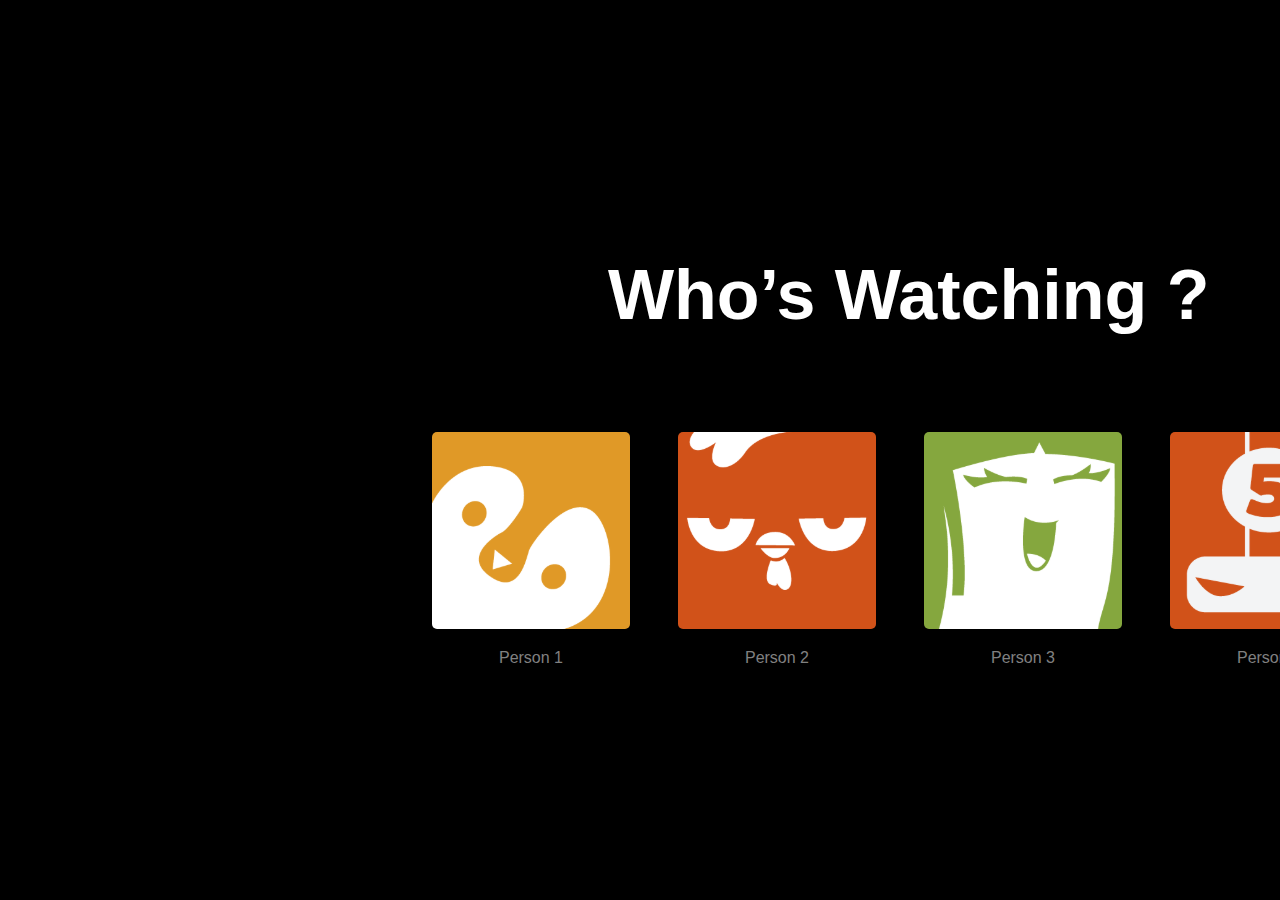
<file: index.html>
<!DOCTYPE html>
<html lang="en">
<head>
    <meta charset="UTF-8">
    <meta http-equiv="X-UA-Compatible" content="IE=edge">
    <meta name="viewport" content="width=device-width, initial-scale=1.0">
    <link rel="stylesheet" href="inicio.css">
    <title>Netflix</title>
</head>
<body>
    <div class="legenda">
        <h1>Who’s Watching ?</h1>
    </div>

    <div class="conteudo-principal">
        <article class="cartao">
            <a href="principal.html"><img src="perfil-um.svg" alt="" class="img"></a>
            <p class="legenda-perfil">Person 1</p>
        </article>
        <article class="cartao">
            <a href="principal.html"><img src="perfil-dois.svg" alt="" class="img"></a>
            <p class="legenda-perfil">Person 2</p>
        </article>
        <article class="cartao">
            <a href="principal.html"><img src="perfil-tres.svg" alt="" class="img"></a>
            <p class="legenda-perfil">Person 3</p>
        </article>
        <article class="cartao">
            <a href="principal.html"><img src="perfil-quatro.svg" alt="" class="img"></a>
            <p class="legenda-perfil">Person 4</p>
        </article>
        <article class="cartao">
            <a href="principal.html"><img src="perfil-zero.svg" alt="" class="img"></a>
        </article>

    </div>
    
</body>
</html>
</file>
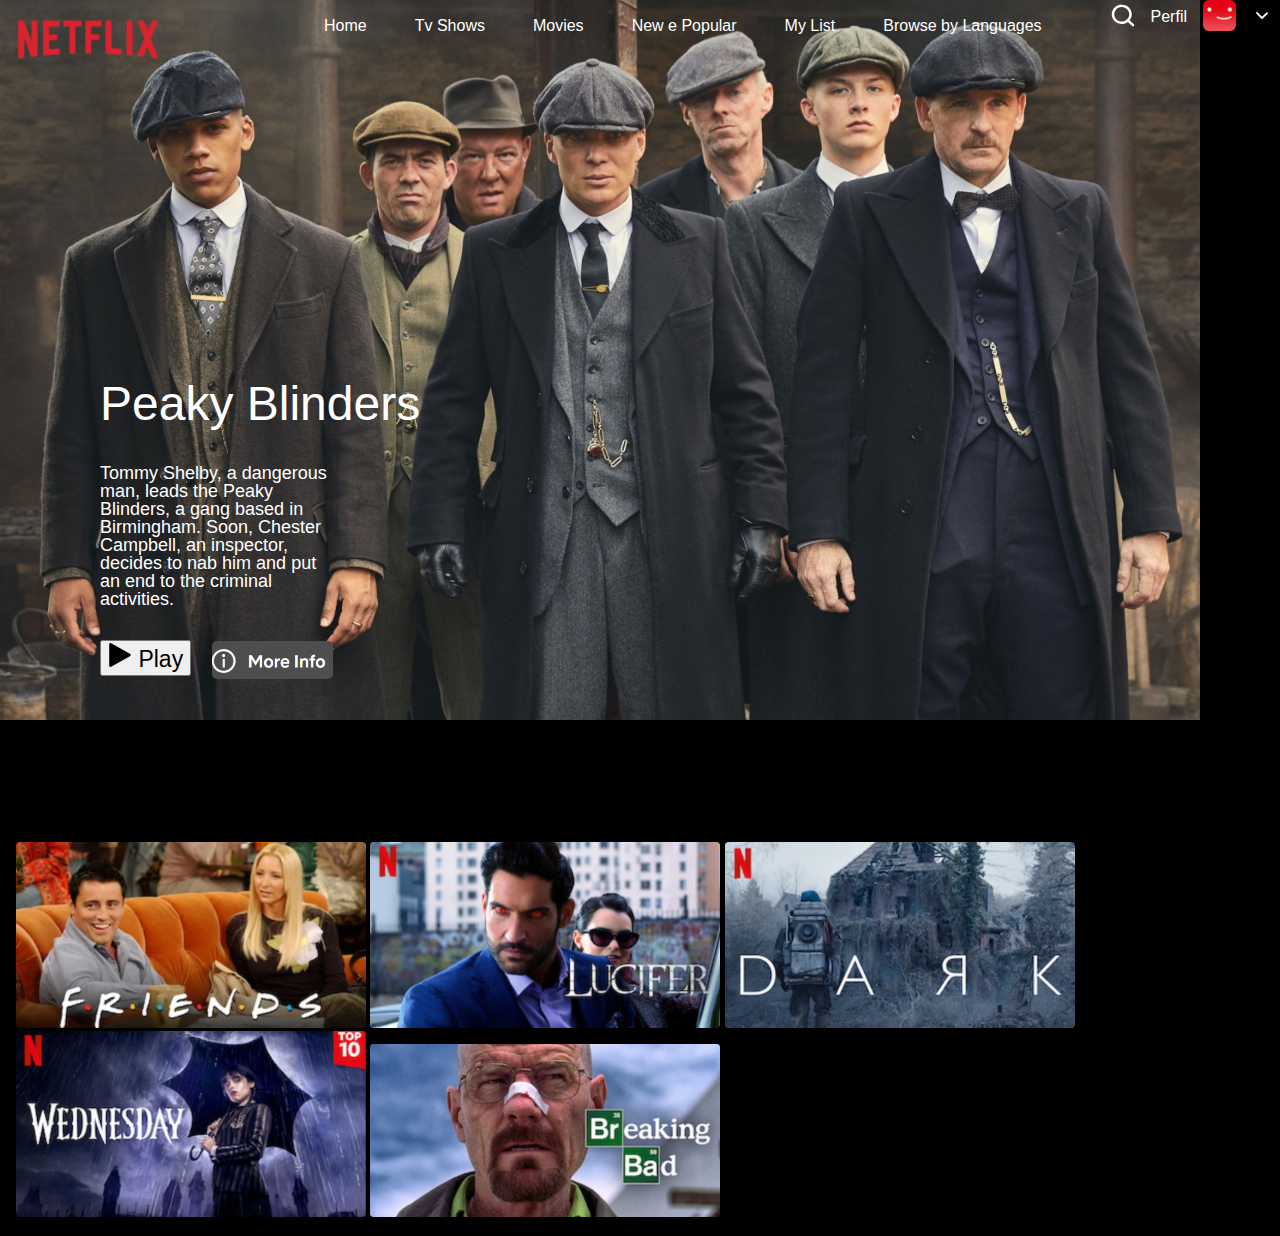
<file: principal.html>
<!DOCTYPE html>
<html lang="en">
<head>
    <meta charset="UTF-8">
    <meta http-equiv="X-UA-Compatible" content="IE=edge">
    <meta name="viewport" content="width=device-width, initial-scale=1.0">
    <title>Netflix</title>
    <link rel="stylesheet" href="reset.css">
    <link rel="stylesheet" href="style.css">
</head>
<body>
    <header class="cabeçalho">
        <div class="cabeçalho-direita">
            <ul class="cabeçalho-direita-itens">
                <li><a href="#" class="itens-direita" ><img src="lupa.svg" alt=""></a></li>
                <li><a href="#" class="itens-direita" >Perfil</a></li>
                <li><a href="#" class="itens-direita" ><img src="perfil.svg" alt=""></a></li>
                <li><a href="#" class="itens-direita" ><img src="seta.svg" alt=""></a></li>
            </ul>
        </div>
        <div class="cabeçalho-esquerda">
            <ul class="cabeçalho-esquerda-itens">
                <li><a href="#" class="itens-esquerda" >Home</a></li>
                <li><a href="#" class="itens-esquerda" >Tv Shows</a></li>
                <li><a href="#" class="itens-esquerda" >Movies</a></li>
                <li><a href="#" class="itens-esquerda" >New e Popular</a></li>
                <li><a href="#" class="itens-esquerda" >My List</a></li>
                <li><a href="#" class="itens-esquerda" >Browse by Languages</a></li>
            </ul>
        </div>
        <div class="logo">
            <a href="#" class="logo-netflix" ><img src="logo-netflix.svg" alt="" class="logo-netflix-principal"></a>

        </div>
    </header>
    <section class="primeira-section">
        <div class="titulo">
            <h1>Peaky Blinders</h1>
            <p>Tommy Shelby, a dangerous man, leads the Peaky Blinders, a gang based in Birmingham. Soon, Chester Campbell, an inspector, decides to nab him and put an end to the criminal activities.</p>
        </div>
    </section>
    <section class="segunda-section">
        <div class="button">
            <a href="#"><button class="play" > <img src="play.png" alt=""> Play</button></a>
            
        </div>
        <a href="#"><img src="more-info.svg" alt="" class="info"></a>

    </section>
    <section class="terceira-section">
        <div class="filmes">
            <a href="#"><img src="Friends.svg" width="350px" alt=""></a>
            <a href="#"><img src="lucifer.svg"  width="350px" alt=""></a>
            <a href="#"><img src="Dark.svg"  width="350px" alt=""></a>
            <a href="#"><img src="Wenesday.svg" width="350px" alt=""></a>
            <a href="#"><img src="breaking bad.svg"  width="350px" alt=""></a>

        </div>

    </section>
    
</body>
</html>
</file>
<file: inicio.css>
body {
    background-color: black;
    color: white;
    font-family: Arial, Helvetica, sans-serif;
}

.legenda {
    position: absolute;
    margin-top: 200px;
    margin-left: 600px;
    font-size: 35px;

}

.conteudo-principal {
    display: flex;
    position: absolute;
    margin-top: 400px;
    margin-left: 400px;
    text-align: center;
}

.cartao {
    padding: 1.5em;
}

.img:hover {
    border: 4px solid white;
}

.legenda-perfil {
    color: gray;
}
</file>
<file: style.css>
body {
    background: black;
    font-family: Arial, Helvetica, sans-serif;
    color: white;
    background-image: url("peaky-blinders\ \(1\).jpg");
    background-repeat: no-repeat;
}

.cabeçalho-direita-itens {
    display: flex;
    justify-content: end;
    align-items: center;
}

.itens-direita {
    padding: 8px;
    color: white;
    text-decoration: none;
}

.cabeçalho-esquerda-itens {
    display: flex;
    margin-top: -1em;
    margin-left: 300px;
}

.itens-esquerda {
    color: white;
    text-decoration: none;
    padding: 1.5em;
}

.logo-netflix {
    margin-top: -100px;
}

.logo-netflix-principal {
    width: 177px;
    margin-top: -2em;
}

h1 {
    font-size: 48px;
}

p {
    margin-top: 2em;
    width: 20%;
    font-size: 18px;
}

.primeira-section {
    margin-top: 300px;
    margin-left: 100px;
}

.segunda-section {
    margin-top: 2em;
    margin-left: 100px;
}

.play {
    color: black;
    font-size: 23px;
}

.info {
    border-radius: 5px;
    position: absolute;
    margin-top: -2.2em;
    margin-left: 7em;
}

.terceira-section {
    margin-top: 150px;
    padding: 1em;
}
</file>
